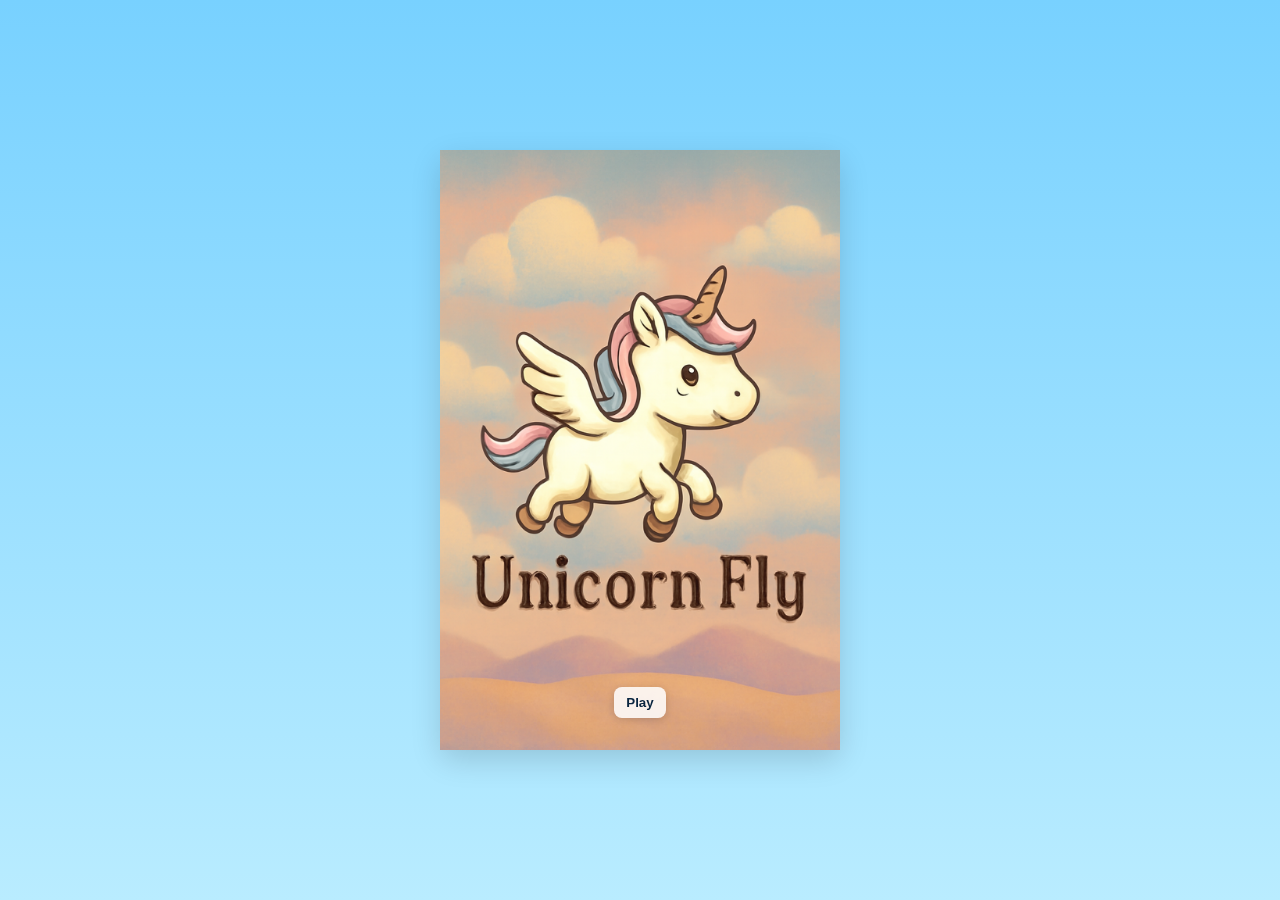
<file: Flappi Bird/index.html>
<!doctype html>
<html lang="de">
<head>
    <meta charset="utf-8">
    <meta name="viewport" content="width=device-width, initial-scale=1">
    <title>Unicorn Fly</title>
    <link rel="stylesheet" href="style.css">
</head>
<body>
    <div class="container">
        <canvas id="game" width="400" height="600" aria-label="Flippi Bird Canvas"></canvas>
        <div id="ui" class="ui">
            <img id="logo" class="logo" src="assets/unicorn_fly_logo.png" alt="Unicorn Fly">
            <div id="score" class="score">0</div>
            <div id="gameover" class="gameover hidden">
                <div id="finalScore" class="go-score"></div>
            </div>
            <div class="controls" aria-label="Spielsteuerung">
                <button id="pauseBtn" type="button" class="btn" aria-label="Pause umschalten">Pause</button>
                <button id="restartBtn" type="button" class="btn" aria-label="Spiel neu starten">Retry</button>
            </div>
            <div id="startScreen" class="start">
                <div class="start-inner">
                    <button id="playBtn" type="button" class="btn btn-primary" aria-label="Spiel starten">Play</button>
                </div>
            </div>
        </div>
    </div>
    <script src="game.js"></script>
</body>
</html>
</file>
<file: Flappi Bird/style.css>
* { box-sizing: border-box; }
html, body { height: 100%; margin: 0; }
body {
    display: flex;
    align-items: center;
    justify-content: center;
    background: linear-gradient(180deg, #78d1ff 0%, #b9ecff 100%);
    font-family: system-ui, -apple-system, Segoe UI, Roboto, Helvetica, Arial, sans-serif;
    color: #0a2540;
}
.container { position: relative; }
canvas#game {
    display: block;
    background: transparent;
    border-radius: 12px;
    box-shadow: 0 10px 30px rgba(0,0,0,0.15);
}
.ui { position: absolute; inset: 0; pointer-events: none; display: grid; place-items: center; }
.title { display: none; }
.logo { position: absolute; top: 12px; left: 16px; height: 40px; object-fit: contain; user-select: none; pointer-events: none; }
.subtitle { position: absolute; bottom: 16px; left: 50%; transform: translateX(-50%); opacity: 0.9; font-size: 14px; }
.score { position: absolute; top: 16px; right: 16px; font-weight: 700; font-size: 20px; background: rgba(255,255,255,0.6); padding: 6px 10px; border-radius: 8px; }
.gameover { position: absolute; inset: 0; display: grid; place-items: center; text-align: center; gap: 8px; background: rgba(0,0,0,0.25); backdrop-filter: blur(2px); border-radius: 12px; }
.gameover.hidden { display: none; }
.go-title { display: none; }
.go-score { position: absolute; bottom: 20%; left: 50%; transform: translateX(-50%); font-size: 22px; font-weight: 900; color: #ffffff; text-shadow: 0 3px 10px rgba(0,0,0,0.6); background: rgba(0,0,0,0.25); padding: 6px 12px; border-radius: 10px; }
.go-sub { font-size: 14px; color: #fff; opacity: 0.9; }
.go-image { display: none; }

/* Vollbild Game-Over Hintergrund */
.gameover::before { content: ""; position: absolute; inset: 0; background-image: url('assets/game_over.png'); background-size: cover; background-position: center; filter: none; border-radius: 12px; }

.controls { position: absolute; bottom: 16px; left: 50%; transform: translateX(-50%); display: flex; gap: 8px; pointer-events: auto; }
.btn { appearance: none; border: none; padding: 8px 12px; border-radius: 8px; background: rgba(255,255,255,0.85); color: #0a2540; font-weight: 700; cursor: pointer; box-shadow: 0 2px 8px rgba(0,0,0,0.15); }
.btn:hover { background: #fff; }
.btn:disabled { opacity: 0.6; cursor: not-allowed; }

/* Startscreen */
.start { position: absolute; inset: 0; pointer-events: auto; display: grid; place-items: center; background: rgba(0,0,0,0.35); }
.start-inner { width: 100%; height: 100%; display: grid; place-items: end center; background-image: url('assets/unicorn_fly.png'); background-size: cover; background-position: center; }
.start .btn { margin-bottom: 8%; }
.hidden { display: none !important; }

@media (max-width: 480px) {
    canvas#game { width: 100vw; height: calc(100vw * 1.5); }
}
</file>
